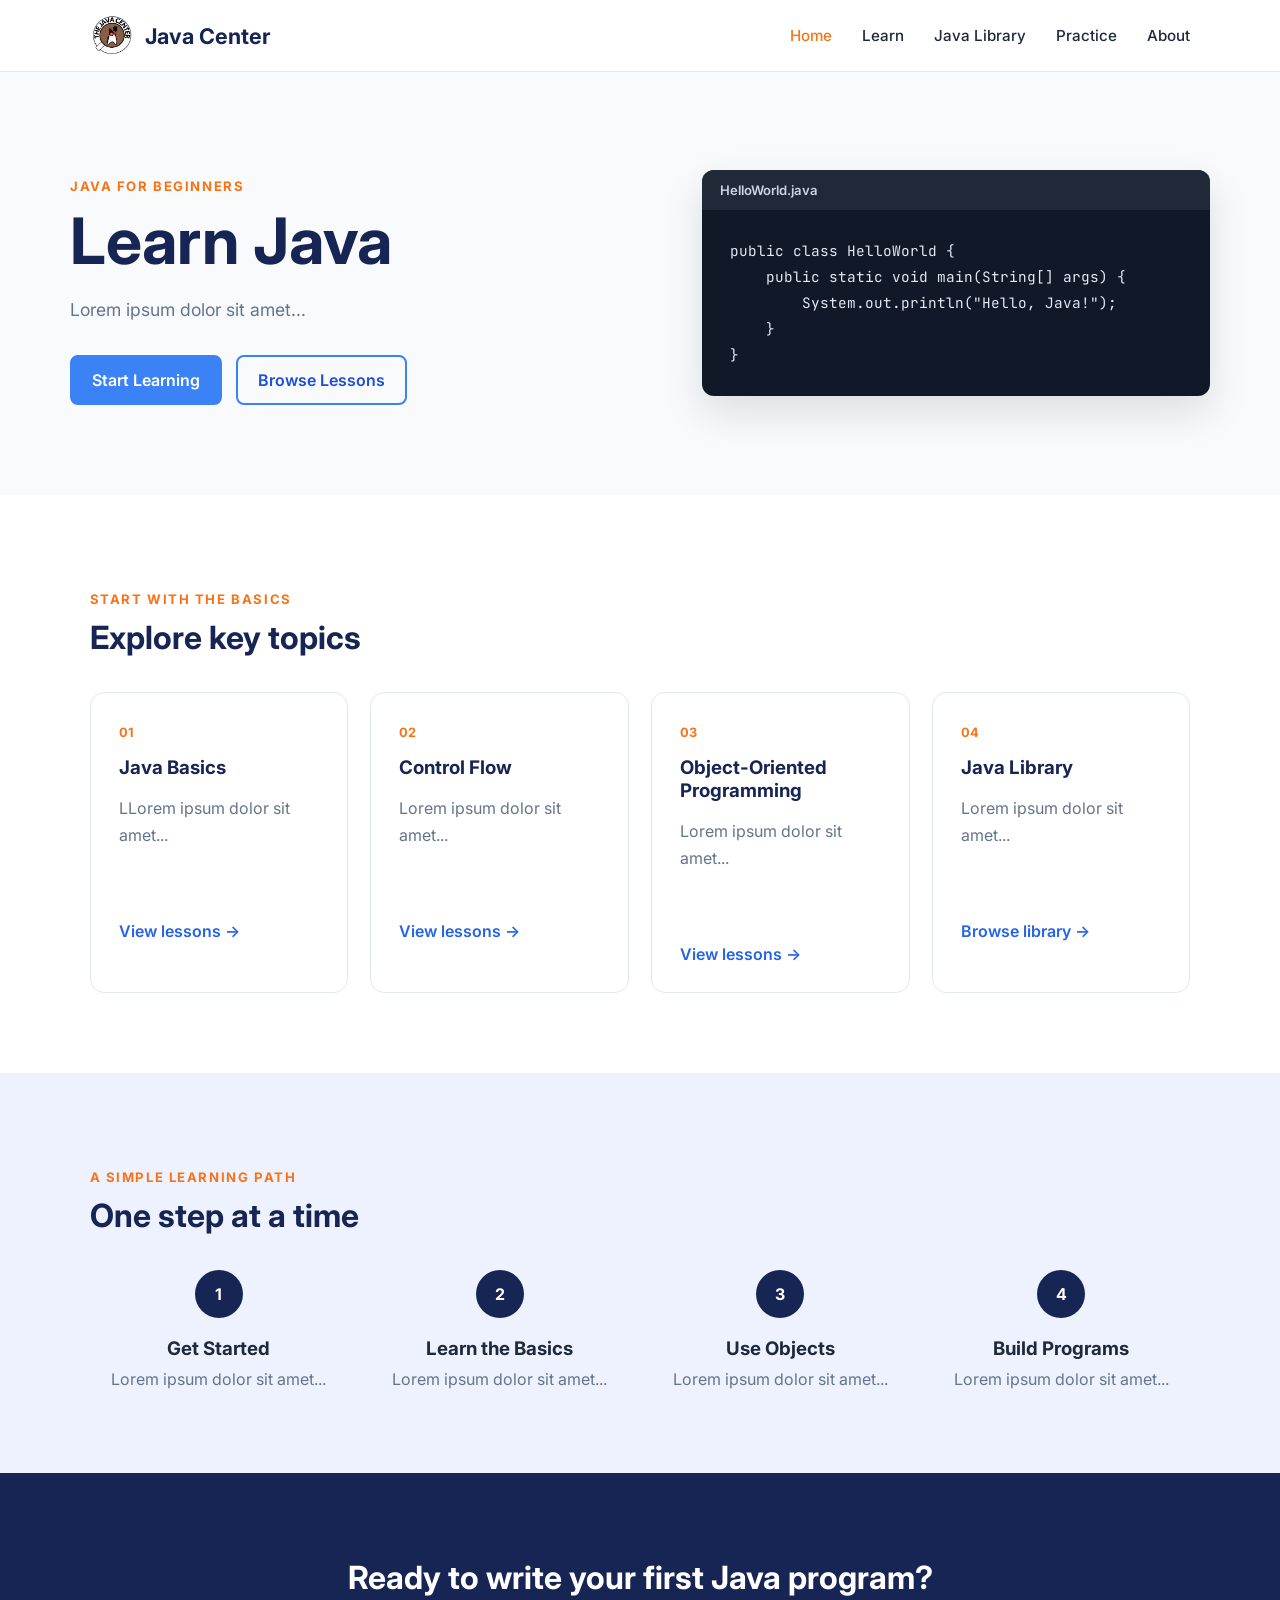
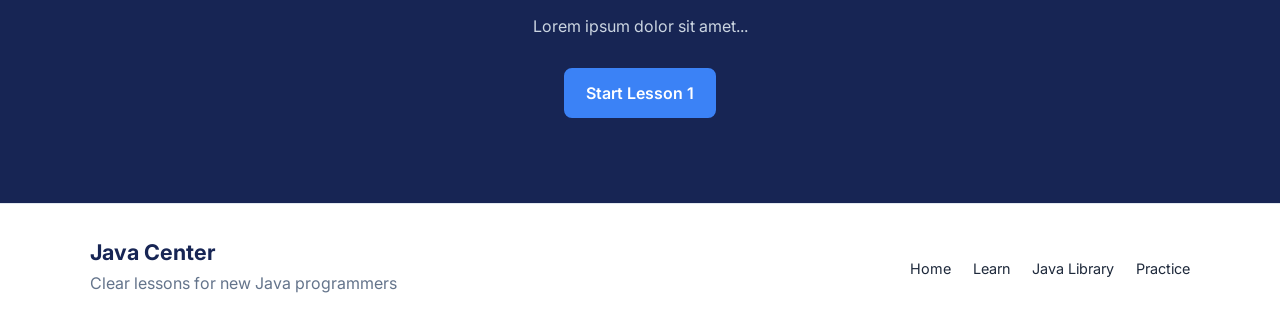
<file: GroupProjectPrototypeA copy/index.html>
<!DOCTYPE html>
<html lang="en">
<head>
    <meta charset="UTF-8">
    <meta name="viewport" content="width=device-width, initial-scale=1.0">
    <title>Java Center | Home</title>
    <link rel="preconnect" href="https://fonts.googleapis.com">
    <link rel="preconnect" href="https://fonts.gstatic.com" crossorigin>
    <link href="https://fonts.googleapis.com/css2?family=Inter:wght@400;500;600;700&family=JetBrains+Mono&display=swap" rel="stylesheet">
    <link rel="stylesheet" href="styles.css">
</head>
<body>
    <header>
        <nav class="top-nav">
            <div class="site-logo">
                <img src="images/JavaCenterLogo.png" alt="Java Center logo">
                <a class="logo" href="index.html">Java Center</a>
            </div>
            <div class="nav-links">
                <a class="active" href="index.html">Home</a>
                <a href="lesson.html">Learn</a>
                <a href="#topics">Java Library</a>
                <a href="#topics">Practice</a>
                <a href="#footer">About</a>
            </div>
        </nav>
    </header>

    <main>
        <section class="hero">
            <div class="hero-text">
                <p class="eyebrow">JAVA FOR BEGINNERS</p>
                <h1>Learn Java</h1>
                <p>Lorem ipsum dolor sit amet...</p>

                <div class="hero-buttons">
                    <a class="button primary" href="lesson.html">Start Learning</a>
                    <a class="button secondary" href="#topics">Browse Lessons</a>
                </div>
            </div>

            <div class="code-preview">
                <div class="code-title">HelloWorld.java</div>
                <pre><code>public class HelloWorld {
    public static void main(String[] args) {
        System.out.println("Hello, Java!");
    }
}</code></pre>
            </div>
        </section>

        <section class="topics" id="topics">
            <div class="section-heading">
                <p class="eyebrow">START WITH THE BASICS</p>
                <h2>Explore key topics</h2>
            </div>

            <div class="topic-grid">
                <article class="topic-card">
                    <span>01</span>
                    <h3>Java Basics</h3>
                    <p>LLorem ipsum dolor sit amet...</p>
                    <a href="lesson.html">View lessons →</a>
                </article>

                <article class="topic-card">
                    <span>02</span>
                    <h3>Control Flow</h3>
                    <p>Lorem ipsum dolor sit amet...</p>
                    <a href="lesson.html">View lessons →</a>
                </article>

                <article class="topic-card">
                    <span>03</span>
                    <h3>Object-Oriented Programming</h3>
                    <p>Lorem ipsum dolor sit amet...</p>
                    <a href="lesson.html">View lessons →</a>
                </article>

                <article class="topic-card">
                    <span>04</span>
                    <h3>Java Library</h3>
                    <p>Lorem ipsum dolor sit amet...</p>
                    <a href="#">Browse library →</a>
                </article>
            </div>
        </section>

        <section class="path">
            <div class="section-heading">
                <p class="eyebrow">A SIMPLE LEARNING PATH</p>
                <h2>One step at a time</h2>
            </div>

            <div class="path-grid">
                <div class="path-step">
                    <div class="step-number">1</div>
                    <h3>Get Started</h3>
                    <p>Lorem ipsum dolor sit amet...</p>
                </div>

                <div class="path-step">
                    <div class="step-number">2</div>
                    <h3>Learn the Basics</h3>
                    <p>Lorem ipsum dolor sit amet...</p>
                </div>

                <div class="path-step">
                    <div class="step-number">3</div>
                    <h3>Use Objects</h3>
                    <p>Lorem ipsum dolor sit amet...</p>
                </div>

                <div class="path-step">
                    <div class="step-number">4</div>
                    <h3>Build Programs</h3>
                    <p>Lorem ipsum dolor sit amet...</p>
                </div>
            </div>
        </section>

        <section class="start-box">
            <h2>Ready to write your first Java program?</h2>
            <p>Lorem ipsum dolor sit amet...</p>
            <a class="button primary" href="lesson.html">Start Lesson 1</a>
        </section>
    </main>

    <footer id="footer">
        <div>
            <a class="logo" href="index.html">Java Center</a>
            <p>Clear lessons for new Java programmers</p>
        </div>

        <div class="footer-links">
            <a href="index.html">Home</a>
            <a href="lesson.html">Learn</a>
            <a href="#topics">Java Library</a>
            <a href="#topics">Practice</a>
        </div>
    </footer>
</body>
</html>
</file>
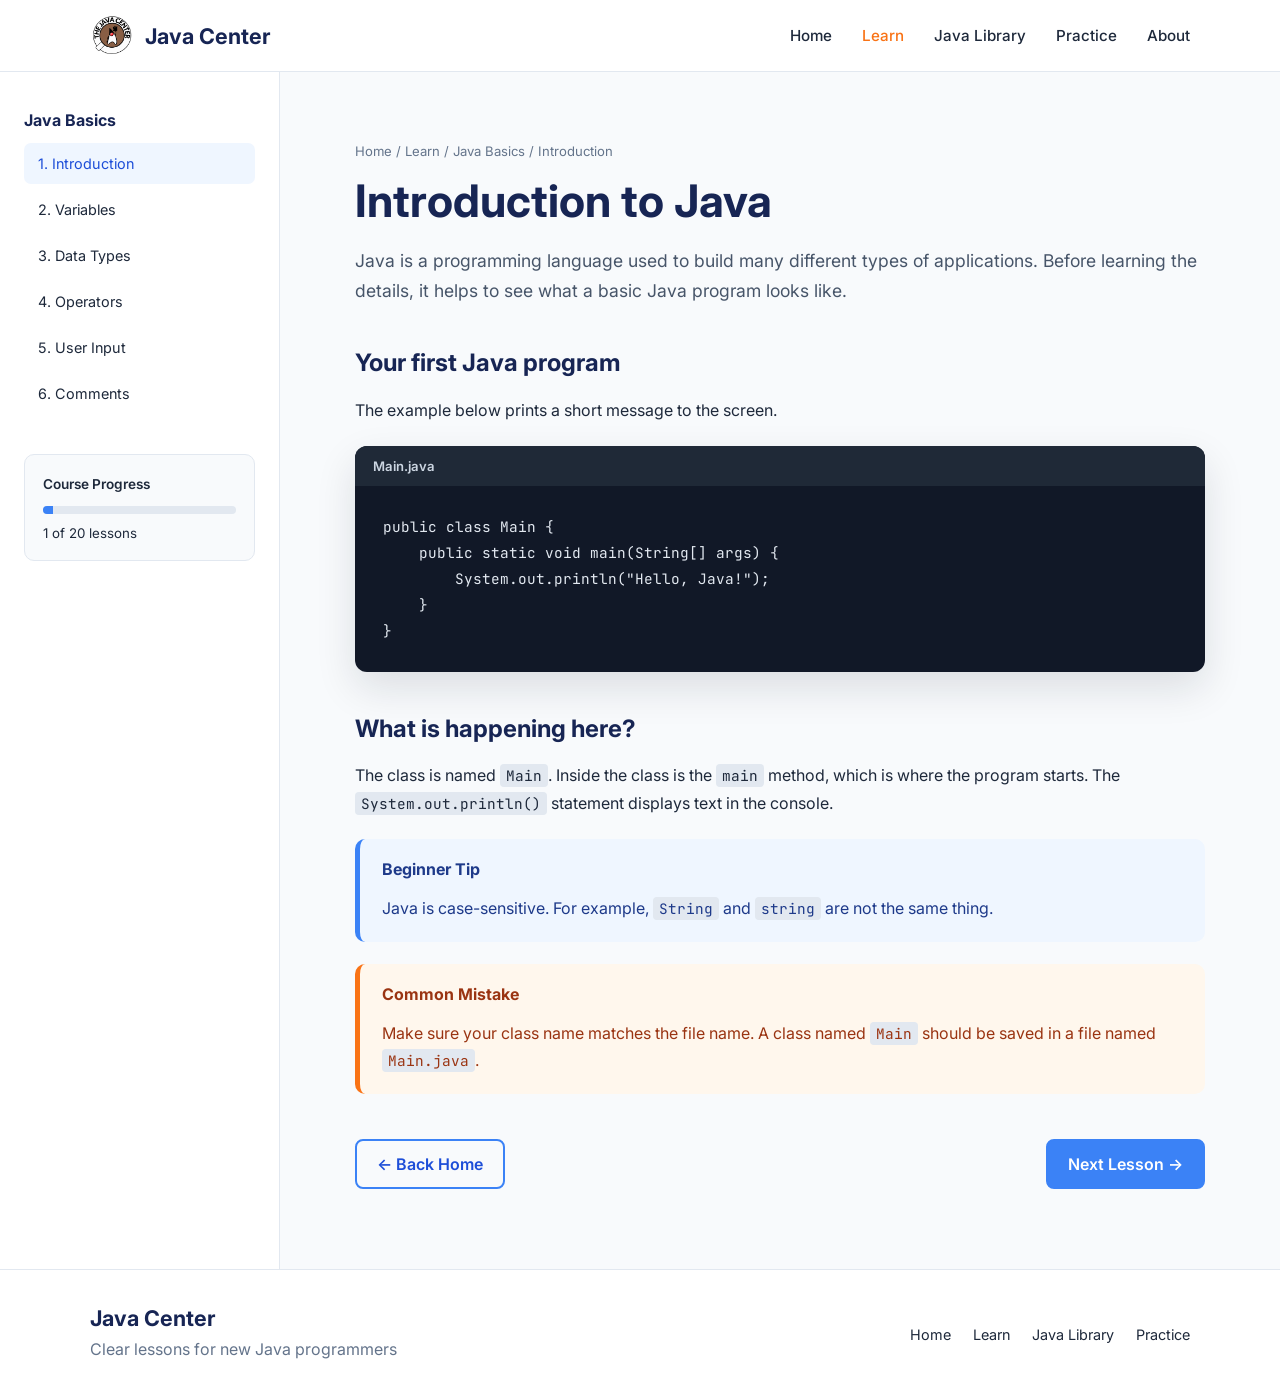
<file: GroupProjectPrototypeA copy/lesson.html>
<!DOCTYPE html>
<html lang="en">
<head>
    <meta charset="UTF-8">
    <meta name="viewport" content="width=device-width, initial-scale=1.0">
    <title>Java Center | Introduction to Java</title>
    <link rel="preconnect" href="https://fonts.googleapis.com">
    <link rel="preconnect" href="https://fonts.gstatic.com" crossorigin>
    <link href="https://fonts.googleapis.com/css2?family=Inter:wght@400;500;600;700&family=JetBrains+Mono&display=swap" rel="stylesheet">
    <link rel="stylesheet" href="styles.css">
</head>
<body>
    <header>
        <nav class="top-nav">
            <div class="site-logo">
                <img src="images/JavaCenterLogo.png" alt="Java Center logo">
                <a class="logo" href="index.html">Java Center</a>
            </div>
            <div class="nav-links">
                <a href="index.html">Home</a>
                <a class="active" href="lesson.html">Learn</a>
                <a href="#">Java Library</a>
                <a href="#">Practice</a>
                <a href="index.html#footer">About</a>
            </div>
        </nav>
    </header>

    <main class="lesson-layout">
        <aside class="side-nav">
            <h2>Java Basics</h2>
            <a class="current" href="lesson.html">1. Introduction</a>
            <a href="#">2. Variables</a>
            <a href="#">3. Data Types</a>
            <a href="#">4. Operators</a>
            <a href="#">5. User Input</a>
            <a href="#">6. Comments</a>

            <div class="progress-box">
                <p>Course Progress</p>
                <div class="progress-bar">
                    <div></div>
                </div>
                <small>1 of 20 lessons</small>
            </div>
        </aside>

        <article class="lesson-content">
            <p class="breadcrumb">Home / Learn / Java Basics / Introduction</p>

            <h1>Introduction to Java</h1>
            <p class="lesson-lead">Java is a programming language used to build many different types of applications. Before learning the details, it helps to see what a basic Java program looks like.</p>

            <h2>Your first Java program</h2>
            <p>The example below prints a short message to the screen.</p>

            <div class="code-block">
                <div class="code-title">Main.java</div>
                <pre><code>public class Main {
    public static void main(String[] args) {
        System.out.println("Hello, Java!");
    }
}</code></pre>
            </div>

            <h2>What is happening here?</h2>
            <p>The class is named <code>Main</code>. Inside the class is the <code>main</code> method, which is where the program starts. The <code>System.out.println()</code> statement displays text in the console.</p>

            <div class="lesson-note tip">
                <strong>Beginner Tip</strong>
                <p>Java is case-sensitive. For example, <code>String</code> and <code>string</code> are not the same thing.</p>
            </div>

            <div class="lesson-note mistake">
                <strong>Common Mistake</strong>
                <p>Make sure your class name matches the file name. A class named <code>Main</code> should be saved in a file named <code>Main.java</code>.</p>
            </div>

            <div class="lesson-buttons">
                <a class="button secondary" href="index.html">← Back Home</a>
                <a class="button primary" href="#">Next Lesson →</a>
            </div>
        </article>
    </main>

    <footer>
        <div>
            <a class="logo" href="index.html">Java Center</a>
            <p>Clear lessons for new Java programmers</p>
        </div>

        <div class="footer-links">
            <a href="index.html">Home</a>
            <a href="lesson.html">Learn</a>
            <a href="#">Java Library</a>
            <a href="#">Practice</a>
        </div>
    </footer>
</body>
</html>
</file>
<file: GroupProjectPrototypeA copy/styles.css>
* {
    box-sizing: border-box;
}

html {
    scroll-behavior: smooth;
}

body {
    margin: 0;
    font-family: "Inter", Arial, sans-serif;
    color: #1e293b;
    background: #f8fafc;
}

a {
    color: inherit;
    text-decoration: none;
}

p {
    line-height: 1.7;
}

.top-nav {
    min-height: 72px;
    padding: 0 7%;
    display: flex;
    align-items: center;
    justify-content: space-between;
    background: white;
    border-bottom: 1px solid #e2e8f0;
}

.logo {
    font-size: 1.35rem;
    font-weight: 700;
    color: #172554;
}

.nav-links {
    display: flex;
    gap: 30px;
    align-items: center;
}

.nav-links a {
    font-size: 0.95rem;
    font-weight: 500;
}

.nav-links a:hover,
.nav-links .active {
    color: #f97316;
}

.hero {
    max-width: 1200px;
    margin: auto;
    padding: 90px 30px;
    display: grid;
    grid-template-columns: 1.05fr 0.95fr;
    gap: 70px;
    align-items: center;
}

.hero h1 {
    max-width: 700px;
    margin: 10px 0 20px;
    font-size: clamp(2.6rem, 5vw, 4.7rem);
    line-height: 1.05;
    color: #172554;
}

.hero-text > p:not(.eyebrow) {
    max-width: 620px;
    font-size: 1.1rem;
    color: #64748b;
}

.eyebrow {
    margin-bottom: 8px;
    font-size: 0.82rem;
    font-weight: 700;
    letter-spacing: 0.12em;
    color: #f97316;
}

.hero-buttons {
    margin-top: 30px;
    display: flex;
    gap: 14px;
}

.button {
    display: inline-block;
    padding: 13px 20px;
    border-radius: 8px;
    font-weight: 600;
    border: 2px solid #3b82f6;
}

.primary {
    color: white;
    background: #3b82f6;
}

.secondary {
    color: #1d4ed8;
    background: transparent;
}

.button:hover {
    transform: translateY(-1px);
}

.code-preview,
.code-block {
    overflow: hidden;
    border-radius: 12px;
    background: #111827;
    box-shadow: 0 16px 40px rgba(15, 23, 42, 0.12);
}

.code-title {
    padding: 12px 18px;
    font-size: 0.82rem;
    font-weight: 600;
    color: #cbd5e1;
    background: #1f2937;
}

pre {
    margin: 0;
    overflow-x: auto;
}

pre code {
    display: block;
    padding: 28px;
    font-family: "JetBrains Mono", monospace;
    font-size: 0.9rem;
    line-height: 1.8;
    color: #e2e8f0;
}

.topics,
.path {
    padding: 80px max(7%, 30px);
}

.topics {
    background: white;
}

.path {
    background: #eef2ff;
}

.section-heading {
    max-width: 1200px;
    margin: 0 auto 35px;
}

.section-heading h2 {
    margin: 0;
    font-size: 2rem;
    color: #172554;
}

.topic-grid,
.path-grid {
    max-width: 1200px;
    margin: auto;
    display: grid;
    grid-template-columns: repeat(4, 1fr);
    gap: 22px;
}

.topic-card {
    padding: 28px;
    border: 1px solid #e2e8f0;
    border-radius: 14px;
    background: #ffffff;
}

.topic-card span {
    font-size: 0.8rem;
    font-weight: 700;
    color: #f97316;
}

.topic-card h3 {
    margin: 15px 0 10px;
    color: #172554;
}

.topic-card p {
    min-height: 110px;
    color: #64748b;
}

.topic-card a {
    font-weight: 600;
    color: #2563eb;
}

.path-step {
    position: relative;
    text-align: center;
}

.step-number {
    width: 48px;
    height: 48px;
    margin: auto;
    display: grid;
    place-items: center;
    border-radius: 50%;
    color: white;
    font-weight: 700;
    background: #172554;
}

.path-step h3 {
    margin-bottom: 6px;
}

.path-step p {
    margin: 0;
    color: #64748b;
}

.start-box {
    padding: 85px 30px;
    text-align: center;
    background: #172554;
    color: white;
}

.start-box h2 {
    margin: 0 0 10px;
    font-size: 2rem;
}

.start-box p {
    margin-bottom: 28px;
    color: #cbd5e1;
}

footer {
    padding: 35px 7%;
    display: flex;
    justify-content: space-between;
    gap: 30px;
    align-items: center;
    background: white;
    border-top: 1px solid #e2e8f0;
}

footer p {
    margin: 5px 0 0;
    color: #64748b;
}

.footer-links {
    display: flex;
    gap: 22px;
    font-size: 0.9rem;
}

.lesson-layout {
    min-height: calc(100vh - 72px);
    display: grid;
    grid-template-columns: 280px 1fr;
}

.side-nav {
    padding: 38px 24px;
    background: #ffffff;
    border-right: 1px solid #e2e8f0;
}

.side-nav h2 {
    margin-top: 0;
    font-size: 1rem;
    color: #172554;
}

.side-nav > a {
    display: block;
    margin: 5px 0;
    padding: 12px 14px;
    border-radius: 7px;
    font-size: 0.9rem;
}

.side-nav > a:hover,
.side-nav .current {
    color: #1d4ed8;
    background: #eff6ff;
}

.progress-box {
    margin-top: 40px;
    padding: 18px;
    border-radius: 10px;
    background: #f8fafc;
    border: 1px solid #e2e8f0;
}

.progress-box p {
    margin: 0 0 10px;
    font-size: 0.85rem;
    font-weight: 600;
}

.progress-bar {
    height: 8px;
    margin-bottom: 8px;
    overflow: hidden;
    border-radius: 10px;
    background: #e2e8f0;
}

.progress-bar div {
    width: 5%;
    height: 100%;
    background: #3b82f6;
}

.lesson-content {
    width: min(850px, 90%);
    margin: 0 auto;
    padding: 55px 0 80px;
}

.breadcrumb {
    margin-bottom: 12px;
    font-size: 0.82rem;
    color: #64748b;
}

.lesson-content h1 {
    margin: 0 0 15px;
    font-size: 2.8rem;
    color: #172554;
}

.lesson-content h2 {
    margin-top: 42px;
    color: #172554;
}

.lesson-lead {
    font-size: 1.1rem;
    color: #475569;
}

.lesson-content > p code,
.lesson-note code {
    padding: 2px 6px;
    border-radius: 4px;
    font-family: "JetBrains Mono", monospace;
    font-size: 0.9em;
    background: #e2e8f0;
}

.code-block {
    margin: 22px 0 35px;
}

.lesson-note {
    margin-top: 22px;
    padding: 20px 22px;
    border-radius: 10px;
}

.lesson-note p {
    margin-bottom: 0;
}

.tip {
    color: #1e3a8a;
    background: #eff6ff;
    border-left: 5px solid #3b82f6;
}

.mistake {
    color: #9a3412;
    background: #fff7ed;
    border-left: 5px solid #f97316;
}

.lesson-buttons {
    margin-top: 45px;
    display: flex;
    justify-content: space-between;
    gap: 15px;
}

.site-logo {
    display: flex;
    align-items: center;
    gap: 10px;
}

.site-logo img {
    width: 45px;
    height: auto;
}

.site-logo h1 {
    margin: 0;
}

.footer-logo {
    display: flex;
    align-items: center;
    gap: 10px;
}

.footer-logo img {
    width: 40px;
    height: auto;
}

.footer-logo p {
    margin: 0;
    font-weight: bold;
}

@media (max-width: 900px) {
    .top-nav {
        padding: 20px 6%;
        flex-direction: column;
        gap: 18px;
    }

    .nav-links {
        gap: 16px;
        flex-wrap: wrap;
        justify-content: center;
    }

    .hero {
        grid-template-columns: 1fr;
        padding-top: 60px;
    }

    .topic-grid,
    .path-grid {
        grid-template-columns: repeat(2, 1fr);
    }

    .lesson-layout {
        display: block;
    }

    .side-nav {
        border-right: 0;
        border-bottom: 1px solid #e2e8f0;
    }
}

@media (max-width: 600px) {
    .nav-links {
        font-size: 0.9rem;
    }

    .hero h1 {
        font-size: 2.5rem;
    }

    .hero-buttons,
    .lesson-buttons,
    footer {
        flex-direction: column;
        align-items: stretch;
    }

    .topic-grid,
    .path-grid {
        grid-template-columns: 1fr;
    }

    .topic-card p {
        min-height: auto;
    }

    .footer-links {
        flex-wrap: wrap;
    }
}
</file>
